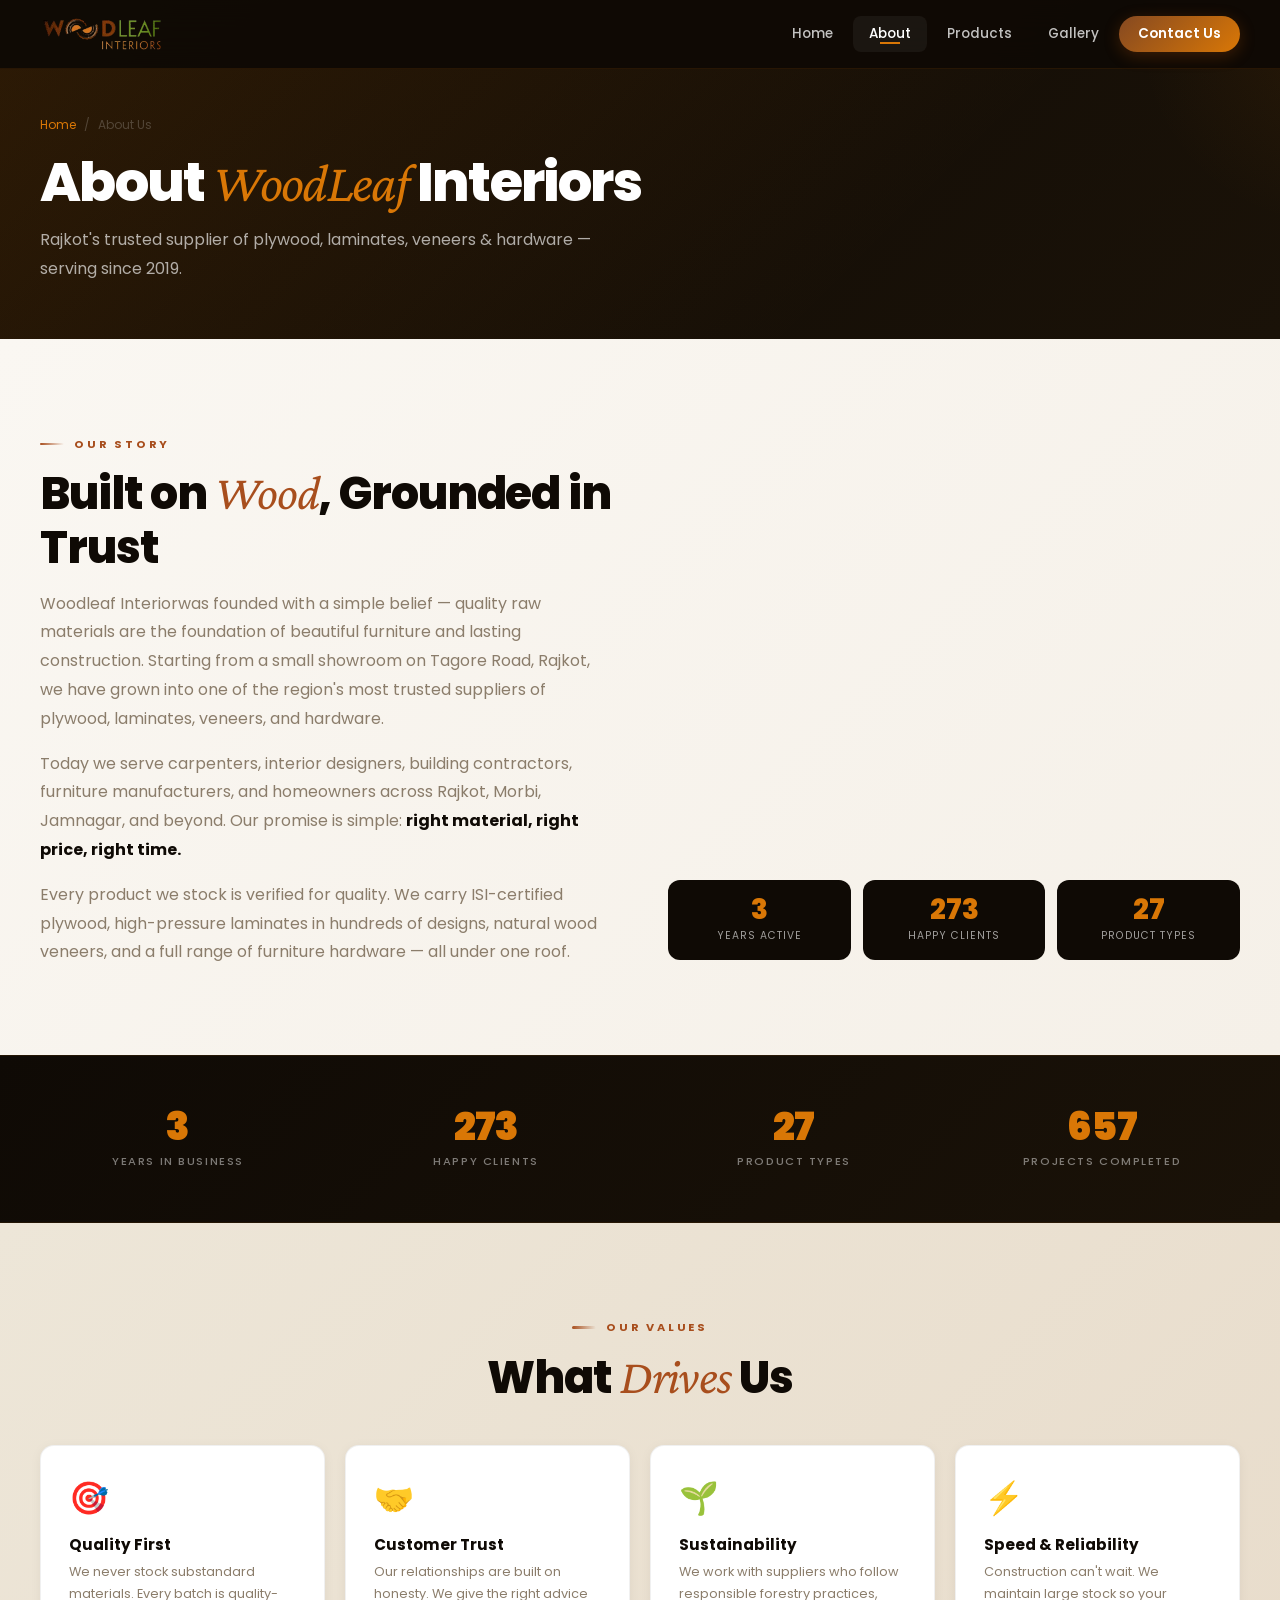
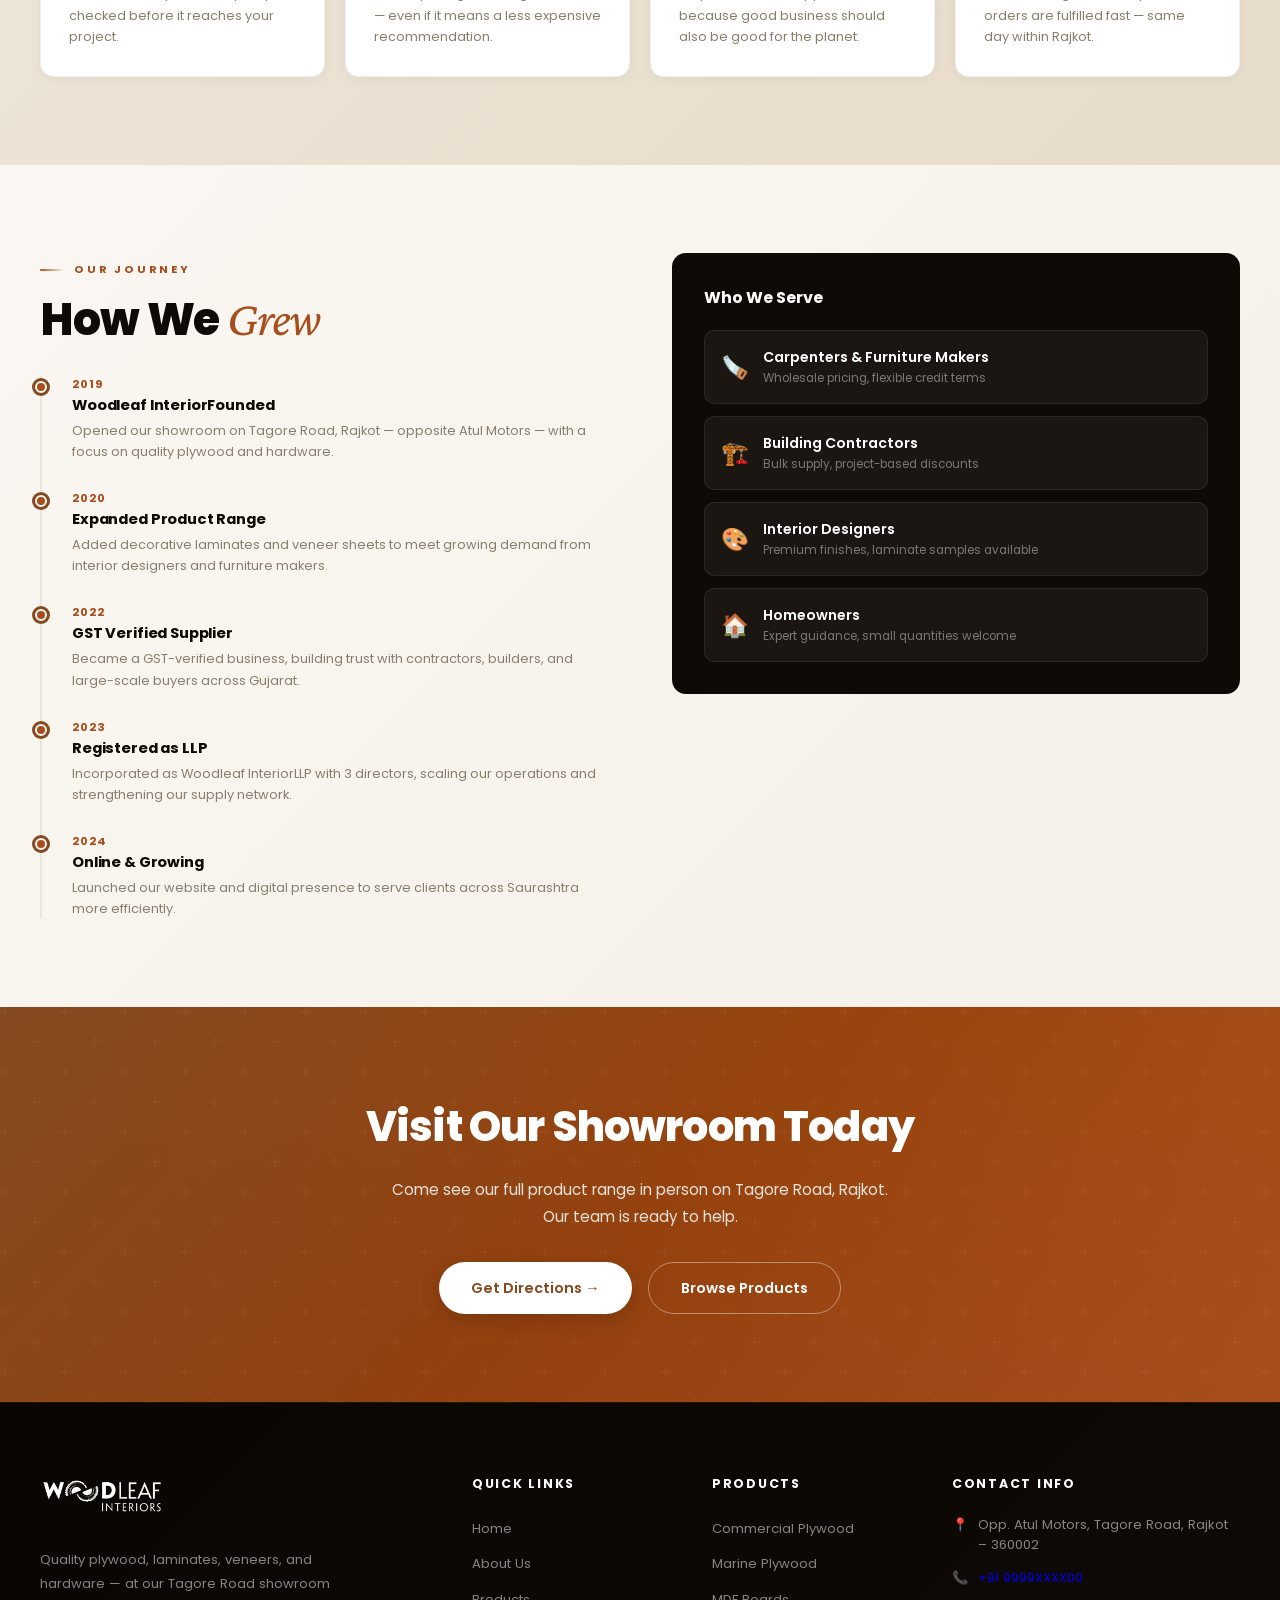
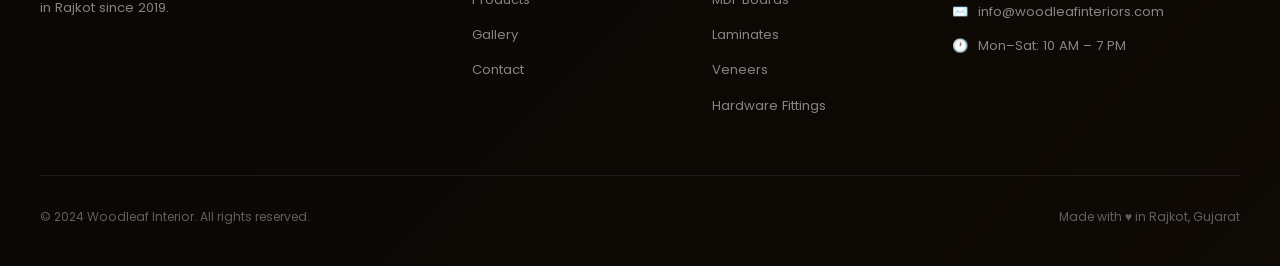
<file: about.html>
<!DOCTYPE html>
<html lang="en">
<head>
  <meta charset="UTF-8"/>
  <meta name="viewport" content="width=device-width, initial-scale=1.0"/>
  <title>About Us – Woodleaf Interior, Rajkot</title>
  <meta name="description" content="Learn about Woodleaf Interior— Rajkot's trusted plywood, laminate, veneer and hardware supplier since 2019."/>
  <link rel="preconnect" href="https://fonts.googleapis.com"/>
  <link rel="preconnect" href="https://fonts.gstatic.com" crossorigin/>
  <link href="https://fonts.googleapis.com/css2?family=Poppins:wght@300;400;500;600;700;800;900&family=Crimson+Pro:ital,wght@0,400;0,600;1,400&display=swap" rel="stylesheet"/>
  <link rel="stylesheet" href="css/styles.css"/>

  <style>
    /* ── About page specific styles ── */

    /* Story section image — no absolute badge, clean */
    .story-img {
      width: 100%;
      aspect-ratio: 4 / 3;
      border-radius: 14px;
      background: url('https://images.unsplash.com/photo-1600585154340-be6161a56a0c?w=800&q=80') center / cover no-repeat;
    }

    /* Inline stat pills below the image — no overflow */
    .img-stats {
      display: flex;
      gap: .75rem;
      margin-top: 1rem;
      flex-wrap: wrap;
    }
    .img-stat {
      flex: 1;
      min-width: 120px;
      background: var(--dark);
      border-radius: 12px;
      padding: 1rem;
      text-align: center;
      color: #fff;
    }
    .img-stat .isn { font-size: 1.75rem; font-weight: 800; color: var(--brown-lt); line-height: 1; }
    .img-stat .isl { font-size: .65rem; text-transform: uppercase; letter-spacing: .1em; opacity: .6; margin-top: 4px; }

    /* Story grid — side by side on desktop/tablet, stacked on mobile */
    .story-grid {
      display: grid;
      grid-template-columns: 1fr 1fr;
      gap: 3.5rem;
      align-items: center;
    }

    /* Values grid */
    .values-grid {
      display: grid;
      grid-template-columns: repeat(auto-fill, minmax(240px, 1fr));
      gap: 1.25rem;
      margin-top: 2.5rem;
    }
    .value-card {
      background: var(--white);
      border-radius: 14px;
      padding: 1.75rem;
      border: 1px solid rgba(0,0,0,.06);
      box-shadow: 0 2px 12px rgba(26,18,8,.05);
      transition: transform .3s, box-shadow .3s;
      position: relative;
      overflow: hidden;
    }
    .value-card::before {
      content: '';
      position: absolute; top: 0; left: 0; right: 0; height: 3px;
      background: linear-gradient(90deg, var(--brown), var(--brown-lt));
      transform: scaleX(0); transform-origin: left; transition: transform .3s;
    }
    .value-card:hover { transform: translateY(-4px); box-shadow: var(--shadow); }
    .value-card:hover::before { transform: scaleX(1); }
    .value-icon  { font-size: 2rem; margin-bottom: .65rem; }
    .value-title { font-size: .95rem; font-weight: 700; color: var(--dark); }
    .value-desc  { font-size: .8rem; color: var(--muted); line-height: 1.7; margin-top: .35rem; }

    /* Journey layout */
    .journey-grid {
      display: grid;
      grid-template-columns: 1fr 1fr;
      gap: 4rem;
      align-items: start;
    }

    /* Timeline */
    .timeline { padding-left: 2rem; position: relative; margin-top: 1.75rem; }
    .timeline::before { content: ''; position: absolute; left: 0; top: 0; bottom: 0; width: 2px; background: var(--cream-dk); border-radius: 2px; }
    .tl-item { position: relative; padding-bottom: 1.75rem; }
    .tl-item:last-child { padding-bottom: 0; }
    .tl-item::before { content: ''; position: absolute; left: -2rem; top: 5px; width: 12px; height: 12px; border-radius: 50%; background: var(--brown); border: 2px solid var(--cream); transform: translateX(-5px); }
    .tl-year  { font-size: .7rem; font-weight: 700; color: var(--brown); text-transform: uppercase; letter-spacing: .1em; }
    .tl-title { font-size: .92rem; font-weight: 700; color: var(--dark); margin-top: 2px; }
    .tl-desc  { font-size: .8rem; color: var(--muted); margin-top: .25rem; line-height: 1.65; }

    /* Who we serve cards */
    .serve-card {
      display: flex;
      align-items: center;
      gap: 14px;
      background: rgba(255,255,255,.05);
      border: 1px solid rgba(255,255,255,.08);
      padding: 1rem;
      border-radius: 10px;
      margin-bottom: .75rem;
    }
    .serve-card:last-child { margin-bottom: 0; }
    .serve-emoji { font-size: 1.4rem; flex-shrink: 0; }
    .serve-title { font-weight: 600; font-size: .88rem; color: #fff; }
    .serve-sub   { font-size: .73rem; color: rgba(255,255,255,.42); margin-top: 2px; }

    .serve-box {
      background: var(--dark);
      padding: 2rem;
      border-radius: 14px;
      color: #fff;
    }
    .serve-box h3 { font-size: 1rem; font-weight: 700; margin-bottom: 1.25rem; color: #fff; }

    .serve-photo {
      width: 100%;
      height: 200px;
      background: url('https://images.unsplash.com/photo-1541123437800-1bb1317badc2?w=600&q=70') center / cover no-repeat;
      border-radius: 14px;
      margin-top: 1.25rem;
    }

    /* ── RESPONSIVE ── */

    /* Tablet (≤1024px) — keep story 2-col, collapse journey only */
    @media (max-width: 1024px) {
      .story-grid   { gap: 2.5rem; }
      .journey-grid { grid-template-columns: 1fr; gap: 2.5rem; }
    }

    /* Mobile (≤768px) — collapse everything to single column */
    @media (max-width: 768px) {
      .story-grid   { grid-template-columns: 1fr; gap: 2rem; }
      .journey-grid { gap: 2rem; }
      .img-stats    { flex-direction: row; }
      .img-stat     { min-width: 0; }
      .img-stat .isn { font-size: 1.4rem; }
      .values-grid  { grid-template-columns: 1fr; }
      .serve-photo  { height: 160px; }
    }

    @media (max-width: 480px) {
      .img-stats    { gap: .5rem; }
      .img-stat     { padding: .75rem .5rem; }
      .img-stat .isn { font-size: 1.25rem; }
      .img-stat .isl { font-size: .58rem; }
      .values-grid  { grid-template-columns: 1fr; }
    }
  </style>
</head>
<body>

<!-- ── NAV ── -->
<header class="nav" id="nav">
  <div class="container">
    <div class="nav__inner">
      <a href="index.html" class="nav__logo">
        <img src="images/logo-color.png" alt="Woodleaf Interior" height="40"/>
      </a>
      <ul class="nav__links">
        <li><a href="index.html">Home</a></li>
        <li><a href="about.html">About</a></li>
        <li><a href="products.html">Products</a></li>
        <li><a href="gallery.html">Gallery</a></li>
        <li><a href="contact.html" class="nav__cta">Contact Us</a></li>
      </ul>
      <button class="nav__burger" id="burger" aria-label="Toggle menu">
        <span></span><span></span><span></span>
      </button>
    </div>
  </div>
</header>

<!-- Mobile Drawer -->
<nav class="nav__drawer" id="drawer">
  <a href="index.html">Home</a>
  <a href="about.html">About</a>
  <a href="products.html">Products</a>
  <a href="gallery.html">Gallery</a>
  <a href="contact.html" class="drawer-cta">Contact Us</a>
</nav>

<!-- ── PAGE HERO ── -->
<div class="page-hero">
  <div class="container page-hero__inner">
    <div class="breadcrumb">
      <a href="index.html">Home</a>
      <span>/</span>
      <span>About Us</span>
    </div>
    <h1>About
      <em style="color:var(--brown-lt);font-family:'Crimson Pro',serif;font-style:italic;font-weight:400;">WoodLeaf</em>
      Interiors
    </h1>
    <p>Rajkot's trusted supplier of plywood, laminates, veneers &amp; hardware — serving since 2019.</p>
  </div>
</div>

<!-- ── STORY ── -->
<section class="section section--cream">
  <div class="container">
    <div class="story-grid">

      <!-- Text column -->
      <div class="reveal">
        <div class="label">Our Story</div>
        <h2 class="heading">Built on <em>Wood</em>, Grounded in Trust</h2>
        <p style="color:var(--muted);line-height:1.8;margin-top:1rem;">
          Woodleaf Interiorwas founded with a simple belief — quality raw materials are the foundation of beautiful furniture and lasting construction. Starting from a small showroom on Tagore Road, Rajkot, we have grown into one of the region's most trusted suppliers of plywood, laminates, veneers, and hardware.
        </p>
        <p style="color:var(--muted);line-height:1.8;margin-top:1rem;">
          Today we serve carpenters, interior designers, building contractors, furniture manufacturers, and homeowners across Rajkot, Morbi, Jamnagar, and beyond. Our promise is simple:
          <strong style="color:var(--dark);">right material, right price, right time.</strong>
        </p>
        <p style="color:var(--muted);line-height:1.8;margin-top:1rem;">
          Every product we stock is verified for quality. We carry ISI-certified plywood, high-pressure laminates in hundreds of designs, natural wood veneers, and a full range of furniture hardware — all under one roof.
        </p>
      </div>

      <!-- Image + inline stats column -->
      <div class="reveal d2">
        <div class="story-img"></div>
        <!-- Stats sit BELOW the image — no absolute positioning, no overflow -->
        <div class="img-stats">
          <div class="img-stat">
            <div class="isn" data-count="6">0</div>
            <div class="isl">Years Active</div>
          </div>
          <div class="img-stat">
            <div class="isn" data-count="500">0</div>
            <div class="isl">Happy Clients</div>
          </div>
          <div class="img-stat">
            <div class="isn" data-count="50">0</div>
            <div class="isl">Product Types</div>
          </div>
        </div>
      </div>

    </div>
  </div>
</section>

<!-- ── STATS STRIP ── -->
<div class="stats-strip">
  <div class="container">
    <div class="stats-grid">
      <div class="reveal" style="text-align:center;">
        <div class="s-num" data-count="6">0</div>
        <div class="s-lbl">Years in Business</div>
      </div>
      <div class="reveal d1" style="text-align:center;">
        <div class="s-num" data-count="500">0</div>
        <div class="s-lbl">Happy Clients</div>
      </div>
      <div class="reveal d2" style="text-align:center;">
        <div class="s-num" data-count="50">0</div>
        <div class="s-lbl">Product Types</div>
      </div>
      <div class="reveal d3" style="text-align:center;">
        <div class="s-num" data-count="1200">0</div>
        <div class="s-lbl">Projects Completed</div>
      </div>
    </div>
  </div>
</div>

<!-- ── VALUES ── -->
<section class="section section--cdk">
  <div class="container">
    <div style="text-align:center;margin-bottom:2rem;">
      <div class="label" style="justify-content:center;">Our Values</div>
      <h2 class="heading">What <em>Drives</em> Us</h2>
    </div>
    <div class="values-grid">
      <div class="value-card reveal">
        <div class="value-icon">🎯</div>
        <div class="value-title">Quality First</div>
        <div class="value-desc">We never stock substandard materials. Every batch is quality-checked before it reaches your project.</div>
      </div>
      <div class="value-card reveal d1">
        <div class="value-icon">🤝</div>
        <div class="value-title">Customer Trust</div>
        <div class="value-desc">Our relationships are built on honesty. We give the right advice — even if it means a less expensive recommendation.</div>
      </div>
      <div class="value-card reveal d2">
        <div class="value-icon">🌱</div>
        <div class="value-title">Sustainability</div>
        <div class="value-desc">We work with suppliers who follow responsible forestry practices, because good business should also be good for the planet.</div>
      </div>
      <div class="value-card reveal d3">
        <div class="value-icon">⚡</div>
        <div class="value-title">Speed &amp; Reliability</div>
        <div class="value-desc">Construction can't wait. We maintain large stock so your orders are fulfilled fast — same day within Rajkot.</div>
      </div>
    </div>
  </div>
</section>

<!-- ── JOURNEY & WHO WE SERVE ── -->
<section class="section section--cream">
  <div class="container">
    <div class="journey-grid">

      <!-- Timeline column -->
      <div>
        <div class="label reveal">Our Journey</div>
        <h2 class="heading reveal">How We <em>Grew</em></h2>
        <div class="timeline">
          <div class="tl-item reveal">
            <div class="tl-year">2019</div>
            <div class="tl-title">Woodleaf InteriorFounded</div>
            <div class="tl-desc">Opened our showroom on Tagore Road, Rajkot — opposite Atul Motors — with a focus on quality plywood and hardware.</div>
          </div>
          <div class="tl-item reveal">
            <div class="tl-year">2020</div>
            <div class="tl-title">Expanded Product Range</div>
            <div class="tl-desc">Added decorative laminates and veneer sheets to meet growing demand from interior designers and furniture makers.</div>
          </div>
          <div class="tl-item reveal">
            <div class="tl-year">2022</div>
            <div class="tl-title">GST Verified Supplier</div>
            <div class="tl-desc">Became a GST-verified business, building trust with contractors, builders, and large-scale buyers across Gujarat.</div>
          </div>
          <div class="tl-item reveal">
            <div class="tl-year">2023</div>
            <div class="tl-title">Registered as LLP</div>
            <div class="tl-desc">Incorporated as Woodleaf InteriorLLP with 3 directors, scaling our operations and strengthening our supply network.</div>
          </div>
          <div class="tl-item reveal">
            <div class="tl-year">2024</div>
            <div class="tl-title">Online &amp; Growing</div>
            <div class="tl-desc">Launched our website and digital presence to serve clients across Saurashtra more efficiently.</div>
          </div>
        </div>
      </div>

      <!-- Who we serve column -->
      <div class="reveal d2">
        <div class="serve-box">
          <h3>Who We Serve</h3>
          <div class="serve-card">
            <span class="serve-emoji">🪚</span>
            <div>
              <div class="serve-title">Carpenters &amp; Furniture Makers</div>
              <div class="serve-sub">Wholesale pricing, flexible credit terms</div>
            </div>
          </div>
          <div class="serve-card">
            <span class="serve-emoji">🏗️</span>
            <div>
              <div class="serve-title">Building Contractors</div>
              <div class="serve-sub">Bulk supply, project-based discounts</div>
            </div>
          </div>
          <div class="serve-card">
            <span class="serve-emoji">🎨</span>
            <div>
              <div class="serve-title">Interior Designers</div>
              <div class="serve-sub">Premium finishes, laminate samples available</div>
            </div>
          </div>
          <div class="serve-card">
            <span class="serve-emoji">🏠</span>
            <div>
              <div class="serve-title">Homeowners</div>
              <div class="serve-sub">Expert guidance, small quantities welcome</div>
            </div>
          </div>
        </div>
        <div class="serve-photo"></div>
      </div>

    </div>
  </div>
</section>

<!-- ── CTA ── -->
<div class="cta">
  <div class="container cta__inner">
    <h2>Visit Our Showroom Today</h2>
    <p>Come see our full product range in person on Tagore Road, Rajkot. Our team is ready to help.</p>
    <div class="cta__btns">
      <a href="contact.html" class="btn btn-white">Get Directions →</a>
      <a href="products.html" class="btn btn-outline">Browse Products</a>
    </div>
  </div>
</div>

<!-- ── FOOTER ── -->
<footer>
  <div class="container">
    <div class="footer-grid">
      <div>
        <a href="index.html" class="footer-logo">
          <img src="images/logo-color.png" alt="Woodleaf Interior" height="44"/>
        </a>
        <p class="footer-about">Quality plywood, laminates, veneers, and hardware — at our Tagore Road showroom in Rajkot since 2019.</p>
      </div>
      <div>
        <h4>Quick Links</h4>
        <ul class="footer-links">
          <li><a href="index.html">Home</a></li>
          <li><a href="about.html">About Us</a></li>
          <li><a href="products.html">Products</a></li>
          <li><a href="gallery.html">Gallery</a></li>
          <li><a href="contact.html">Contact</a></li>
        </ul>
      </div>
      <div>
        <h4>Products</h4>
        <ul class="footer-links">
          <li><a href="products.html">Commercial Plywood</a></li>
          <li><a href="products.html">Marine Plywood</a></li>
          <li><a href="products.html">MDF Boards</a></li>
          <li><a href="products.html">Laminates</a></li>
          <li><a href="products.html">Veneers</a></li>
          <li><a href="products.html">Hardware Fittings</a></li>
        </ul>
      </div>
      <div>
        <h4>Contact Info</h4>
        <div class="f-contact"><span class="ic">📍</span><span>Opp. Atul Motors, Tagore Road, Rajkot – 360002</span></div>
        <div class="f-contact"><span class="ic">📞</span><a href="tel:+919876543210">+91 9999XXXX00</a></div>
        <div class="f-contact"><span class="ic">✉️</span><span>info&#64;woodleafinteriors&#46;com</span></div>
        <div class="f-contact"><span class="ic">🕐</span><span>Mon–Sat: 10 AM – 7 PM</span></div>
      </div>
    </div>
    <div class="footer-bottom">
      <span>© 2024 Woodleaf Interior. All rights reserved.</span>
      <span>Made with ♥ in Rajkot, Gujarat</span>
    </div>
  </div>
</footer>

<script src="js/main.js"></script>
</body>
</html>
</file>
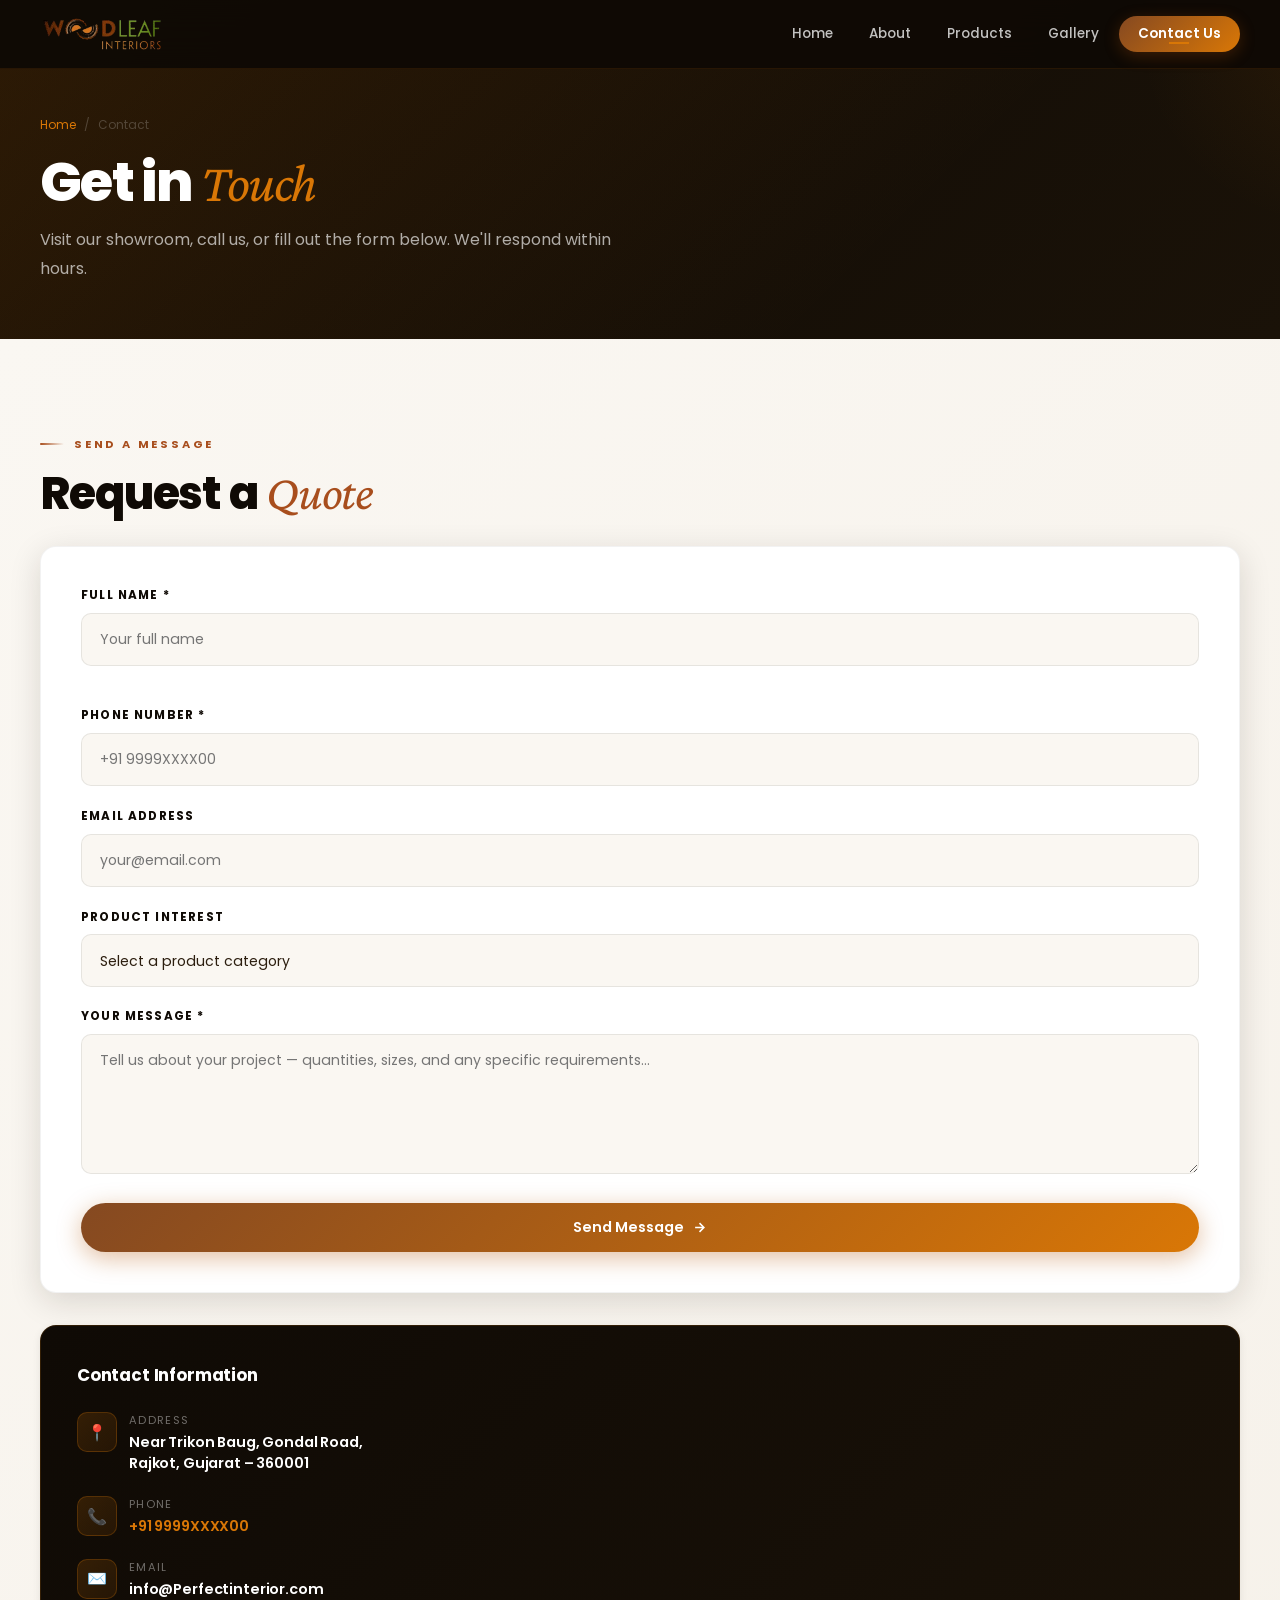
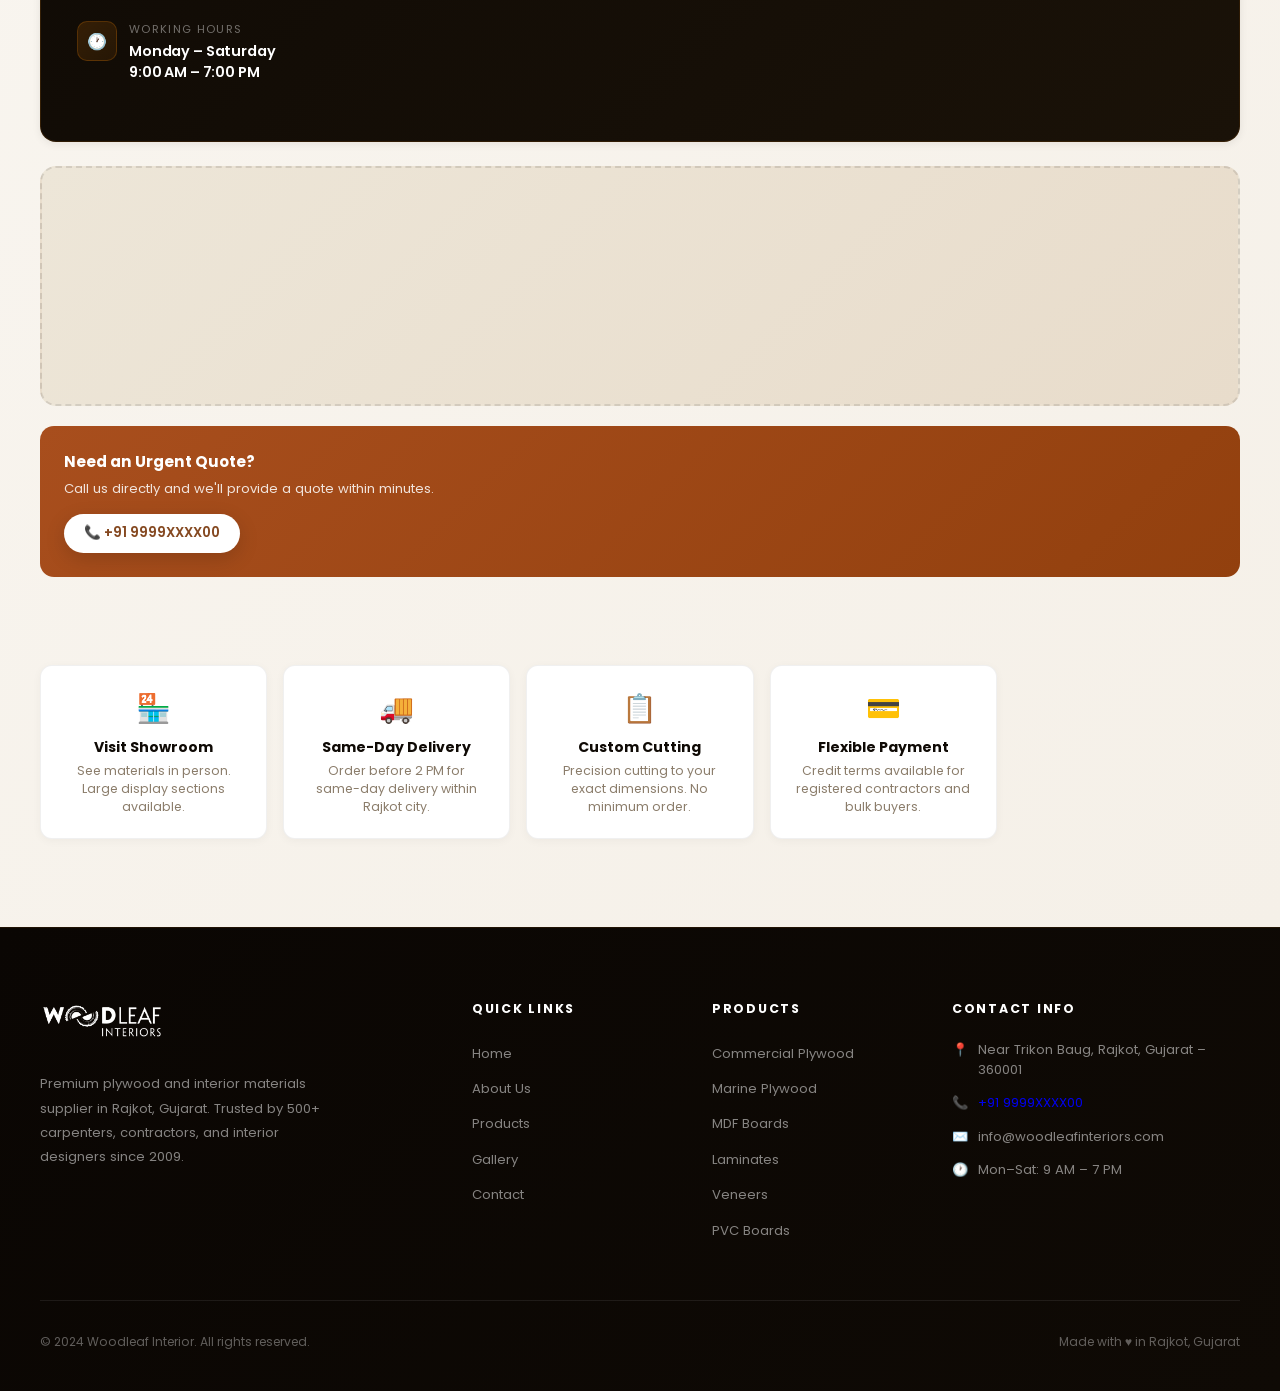
<file: contact.html>
<!DOCTYPE html>
<html lang="en">
<head>
  <meta charset="UTF-8"/><meta name="viewport" content="width=device-width, initial-scale=1.0"/>
  <title>Contact Us – Woodleaf Interior, Rajkot</title>
  <meta name="description" content="Contact Woodleaf Interior in Rajkot for plywood quotes, bulk orders, and expert material advice. Call +91 9999XXXX00."/>
  <link rel="preconnect" href="https://fonts.googleapis.com"/><link rel="preconnect" href="https://fonts.gstatic.com" crossorigin/>
  <link href="https://fonts.googleapis.com/css2?family=Poppins:wght@300;400;500;600;700;800;900&family=Crimson+Pro:ital,wght@0,400;0,600;1,400&display=swap" rel="stylesheet"/>
  <link rel="stylesheet" href="css/styles.css"/>
  <style>
    * {
  box-sizing: border-box;
  max-width: 100%;
}

.contact-grid {
  grid-template-columns: 1fr;
  gap: 2rem;
}

.form-row {
  grid-template-columns: 1fr;
}

.c-form,
.c-info,
.map-box {
  width: 100%;
  overflow: hidden;
}

@media (max-width: 768px) {
  .contact-grid { grid-template-columns: 1fr; gap: 1.5rem; }
  .form-row     { grid-template-columns: 1fr; }
  .c-form       { padding: 1.25rem 1rem; }
  .c-info       { padding: 1.5rem 1rem; }
  #submitBtn    { white-space: normal; }

  /* This is the real fix — stops right side cutoff */
  .section .container { padding: 0 1rem; }
  .c-form, .c-info, .map-box,
  .service-cards, .service-card {
    max-width: 100%;
    width: 100%;
  }
}
  </style>
</head>
<body>

<header class="nav" id="nav">
  <div class="container">
    <div class="nav__inner">
      <a href="index.html" class="nav__logo"><img src="images\logo-color.png" alt="Woodleaf Interior" height="44"/></a>
      </a>
      <ul class="nav__links">
        <li><a href="index.html">Home</a></li><li><a href="about.html">About</a></li><li><a href="products.html">Products</a></li><li><a href="gallery.html">Gallery</a></li><li><a href="contact.html" class="nav__cta">Contact Us</a></li>
      </ul>
      <button class="nav__burger" id="burger" aria-label="Toggle menu"><span></span><span></span><span></span></button>
    </div>
  </div>
</header>
<nav class="nav__drawer" id="drawer">
  <a href="index.html">Home</a><a href="about.html">About</a><a href="products.html">Products</a><a href="gallery.html">Gallery</a><a href="contact.html" class="drawer-cta">Contact Us</a>
</nav>

<div class="page-hero">
  <div class="container page-hero__inner">
    <div class="breadcrumb"><a href="index.html">Home</a><span>/</span><span>Contact</span></div>
    <h1>Get in <em style="color:var(--brown-lt);font-family:'Crimson Pro',serif;font-style:italic;font-weight:400;">Touch</em></h1>
    <p>Visit our showroom, call us, or fill out the form below. We'll respond within hours.</p>
  </div>
</div>

<section class="section section--cream">
  <div class="container">
    <div class="contact-grid">

      <!-- FORM -->
      <div class="reveal">
        <div class="label">Send a Message</div>
        <h2 class="heading" style="margin-bottom:1.5rem;">Request a <em>Quote</em></h2>
        <div class="c-form">
          <form id="contactForm" novalidate>
            <!-- ✅ Web3Forms: Replace value with your key from https://web3forms.com -->
            <input type="hidden" name="access_key" value="c9f51493-f631-44d1-a0b7-1bedff88cd90"/>
            <input type="hidden" name="subject" value="New Quote Request — Woodleaf Interior"/>
            <!-- Honeypot spam trap -->
            <input type="checkbox" name="botcheck" style="display:none;" tabindex="-1" autocomplete="off"/>

            <div class="form-row">
              <div class="form-group">
                <label class="form-label" for="name">Full Name *</label>
                <input type="text" id="name" name="name" class="form-input" placeholder="Your full name" required/>
              </div>
              <div class="form-group">
                <label class="form-label" for="phone">Phone Number *</label>
                <input type="tel" id="phone" name="phone" class="form-input" placeholder="+91 9999XXXX00" required/>
              </div>
            </div>

            <div class="form-group">
              <label class="form-label" for="email">Email Address</label>
              <input type="email" id="email" name="email" class="form-input" placeholder="your@email.com"/>
            </div>

            <div class="form-group">
              <label class="form-label" for="product">Product Interest</label>
              <select id="product" name="product_interest" class="form-select form-input">
                <option value="">Select a product category</option>
                <option>Commercial Plywood</option>
                <option>Marine Plywood</option>
                <option>Waterproof Plywood</option>
                <option>MDF Boards</option>
                <option>Decorative Laminates</option>
                <option>Veneer Sheets</option>
                <option>Block Boards</option>
                <option>PVC Boards</option>
                <option>Hardware Fittings</option>
                <option>Interior Wall Panels</option>
                <option>Multiple Products</option>
              </select>
            </div>

            <div class="form-group">
              <label class="form-label" for="message">Your Message *</label>
              <textarea id="message" name="message" class="form-textarea" placeholder="Tell us about your project — quantities, sizes, and any specific requirements..." required></textarea>
            </div>

            <button type="submit" id="submitBtn" class="btn btn-primary" style="width:100%;justify-content:center;">
              <span id="btnTxt">Send Message</span>
              <span id="btnSpin" style="display:none;">Sending…</span>
              <svg id="btnArrow" width="15" height="15" fill="none" stroke="currentColor" stroke-width="2.5" viewBox="0 0 24 24"><path d="M5 12h14M12 5l7 7-7 7"/></svg>
            </button>

            <div class="msg-success" id="msgSuccess">✅ Message sent! We'll get back to you within a few hours.</div>
            <div class="msg-error"   id="msgError">❌ Something went wrong. Please try again or call us directly.</div>
          </form>
        </div>
      </div>

      <!-- INFO SIDEBAR -->
      <div class="reveal d2">
        <div class="c-info">
          <h3>Contact Information</h3>
          <div class="c-info-item">
            <div class="c-info-icon">📍</div>
            <div><div class="c-info-lbl">Address</div><div class="c-info-val">Near Trikon Baug, Gondal Road,<br/>Rajkot, Gujarat – 360001</div></div>
          </div>
          <div class="c-info-item">
            <div class="c-info-icon">📞</div>
            <div><div class="c-info-lbl">Phone</div><div class="c-info-val"><a href="tel:+919876543210">+91 9999XXXX00</a></div></div>
          </div>
          <div class="c-info-item">
            <div class="c-info-icon">✉️</div>
            <div><div class="c-info-lbl">Email</div><div class="c-info-val">info&#64;Perfectinterior&#46;com</div></div>
          </div>
          <div class="c-info-item">
            <div class="c-info-icon">🕐</div>
            <div><div class="c-info-lbl">Working Hours</div><div class="c-info-val">Monday – Saturday<br/>9:00 AM – 7:00 PM</div></div>
          </div>
        </div>

        <!-- Map placeholder -->
        <div class="map-box"> 
          <iframe src="https://www.google.com/maps/embed?pb=!1m18!1m12!1m3!1d3691.826190381998!2d70.7935981!3d22.2845729!2m3!1f0!2f0!3f0!3m2!1i1024!2i768!4f13.1!3m3!1m2!1s0x3959cb617ba06435%3A0xcbd93482b8baabf8!2sWOODLEAF%20INTERIORS!5e0!3m2!1sen!2sin!4v1777101918747!5m2!1sen!2sin" width="600" height="450" style="border:0;" allowfullscreen="" loading="lazy" referrerpolicy="no-referrer-when-downgrade"></iframe>
        </div>
        <!-- Urgent quote -->
        <div style="margin-top:1.25rem;background:linear-gradient(135deg,var(--brown),#92400e);padding:1.5rem;border-radius:14px;color:#fff;">
          <div style="font-weight:700;font-size:.95rem;margin-bottom:.4rem;">Need an Urgent Quote?</div>
          <div style="font-size:.82rem;opacity:.85;margin-bottom:.9rem;">Call us directly and we'll provide a quote within minutes.</div>
          <a href="tel:+919876543210" class="btn btn-white" style="font-size:.85rem;padding:.6rem 1.25rem;">📞 +91 9999XXXX00</a>
        </div>
     </div>

    <!-- Bottom cards -->
    <div style="display:grid;grid-template-columns:repeat(auto-fill,minmax(200px,1fr));gap:1rem;margin-top:3.5rem;">
      <div style="background:var(--white);padding:1.4rem;border-radius:12px;border:1px solid rgba(0,0,0,.06);text-align:center;box-shadow:0 2px 10px rgba(0,0,0,.04);">
        <div style="font-size:1.75rem;margin-bottom:.4rem;">🏪</div>
        <div style="font-weight:700;font-size:.88rem;color:var(--dark);">Visit Showroom</div>
        <div style="font-size:.78rem;color:var(--muted);margin-top:4px;">See materials in person. Large display sections available.</div>
      </div>
      <div style="background:var(--white);padding:1.4rem;border-radius:12px;border:1px solid rgba(0,0,0,.06);text-align:center;box-shadow:0 2px 10px rgba(0,0,0,.04);">
        <div style="font-size:1.75rem;margin-bottom:.4rem;">🚚</div>
        <div style="font-weight:700;font-size:.88rem;color:var(--dark);">Same-Day Delivery</div>
        <div style="font-size:.78rem;color:var(--muted);margin-top:4px;">Order before 2 PM for same-day delivery within Rajkot city.</div>
      </div>
      <div style="background:var(--white);padding:1.4rem;border-radius:12px;border:1px solid rgba(0,0,0,.06);text-align:center;box-shadow:0 2px 10px rgba(0,0,0,.04);">
        <div style="font-size:1.75rem;margin-bottom:.4rem;">📋</div>
        <div style="font-weight:700;font-size:.88rem;color:var(--dark);">Custom Cutting</div>
        <div style="font-size:.78rem;color:var(--muted);margin-top:4px;">Precision cutting to your exact dimensions. No minimum order.</div>
      </div>
      <div style="background:var(--white);padding:1.4rem;border-radius:12px;border:1px solid rgba(0,0,0,.06);text-align:center;box-shadow:0 2px 10px rgba(0,0,0,.04);">
        <div style="font-size:1.75rem;margin-bottom:.4rem;">💳</div>
        <div style="font-weight:700;font-size:.88rem;color:var(--dark);">Flexible Payment</div>
        <div style="font-size:.78rem;color:var(--muted);margin-top:4px;">Credit terms available for registered contractors and bulk buyers.</div>
      </div>
    </div>

  </div>
</section>


<!-- ===== FOOTER ===== -->
<footer>
  <div class="container">
    <div class="footer-grid">
      <div>
        <a href="index.html" class="footer-logo"><img src="images/logo-color.png" alt="Woodleaf Interior" height="52"/></a>
        <p class="footer-about">Premium plywood and interior materials supplier in Rajkot, Gujarat. Trusted by 500+ carpenters, contractors, and interior designers since 2009.</p>
      </div>
      <div>
        <h4>Quick Links</h4>
        <ul class="footer-links">
          <li><a href="index.html">Home</a></li>
          <li><a href="about.html">About Us</a></li>
          <li><a href="products.html">Products</a></li>
          <li><a href="gallery.html">Gallery</a></li>
          <li><a href="contact.html">Contact</a></li>
        </ul>
      </div>
      <div>
        <h4>Products</h4>
        <ul class="footer-links">
          <li><a href="products.html">Commercial Plywood</a></li>
          <li><a href="products.html">Marine Plywood</a></li>
          <li><a href="products.html">MDF Boards</a></li>
          <li><a href="products.html">Laminates</a></li>
          <li><a href="products.html">Veneers</a></li>
          <li><a href="products.html">PVC Boards</a></li>
        </ul>
      </div>
      <div>
        <h4>Contact Info</h4>
        <div class="f-contact"><span class="ic">📍</span><span>Near Trikon Baug, Rajkot, Gujarat – 360001</span></div>
        <div class="f-contact"><span class="ic">📞</span><a href="tel:+919876543210">+91 9999XXXX00</a></div>
        <div class="f-contact"><span class="ic">✉️</span><span>info&#64;woodleafinteriors&#46;com</span></div>
        <div class="f-contact"><span class="ic">🕐</span><span>Mon–Sat: 9 AM – 7 PM</span></div>
      </div>
    </div>
    <div class="footer-bottom">
      <span>© 2024 Woodleaf Interior. All rights reserved.</span>
      <span>Made with ♥ in Rajkot, Gujarat</span>
    </div>
  </div>
</footer>

<script src="js/main.js"></script>
</body>
</html>
</file>
<file: css/styles.css>
/* =============================================
   WoodLeaf Interior — Premium v3 Styles
   Ultra-responsive, premium design system
   ============================================= */
@import url('https://fonts.googleapis.com/css2?family=Poppins:wght@300;400;500;600;700;800;900&family=Crimson+Pro:ital,wght@0,400;0,600;1,400&display=swap');

/* ---- RESET & BASE ---- */
*, *::before, *::after {
  margin: 0; padding: 0;
  box-sizing: border-box;
}

html {
  scroll-behavior: smooth;
  overflow-x: hidden;
  width: 100%;
}

body {
  font-family: 'Poppins', sans-serif;
  background: linear-gradient(135deg, #faf7f2 0%, #f5f0e8 100%);
  color: #2c1e0f;
  overflow-x: hidden;
  width: 100%;
  position: relative;
  -webkit-font-smoothing: antialiased;
  -moz-osx-font-smoothing: grayscale;
}

img { max-width: 100%; height: auto; display: block; }
a { text-decoration: none; }
button { cursor: pointer; font-family: inherit; border: none; }

/* ---- CSS VARIABLES ---- */
:root {
  --dark:        #0f0a05;
  --brown:       #a84e1d;
  --brown-lt:    #d97706;
  --brown-dk:    #854921;
  --cream:       #faf7f2;
  --cream-dk:    #ede6d8;
  --white:       #ffffff;
  --muted:       #8b7d6b;
  --text:        #2c1e0f;
  --text-light:  #4a3f2f;
  --shadow:      0 8px 32px rgba(26,18,8,.14);
  --shadow-lg:   0 16px 56px rgba(26,18,8,.22);
  --shadow-xl:   0 24px 64px rgba(26,18,8,.28);
  --shadow-sm:   0 2px 8px rgba(26,18,8,.08);
  --r:           10px;
  --r-lg:        16px;
  --r-xl:        20px;
  --nav-h:       68px;
  --transition:  all .3s cubic-bezier(0.23, 1, 0.320, 1);
}

/* ---- CONTAINER ---- */
.container {
  width: 100%;
  max-width: 1240px;
  margin: 0 auto;
  padding: 0 1.25rem;
}

/* ============================================================
   NAVIGATION
   ============================================================ */
.nav {
  position: fixed; top: 0; left: 0;
  width: 100%; z-index: 9999;
  background: rgba(15,10,5,.96);
  border-bottom: 1px solid rgba(217,119,6,.12);
  transition: all .4s ease, box-shadow .4s ease;
  backdrop-filter: blur(16px);
}
.nav.scrolled { 
  box-shadow: 0 8px 40px rgba(0,0,0,.5); 
  background: rgba(15,10,5,.98);
}

.nav__inner {
  height: var(--nav-h);
  display: flex; align-items: center; justify-content: space-between;
  gap: 1rem;
}

/* Logo */
.nav__logo {
  display: flex; align-items: center;
  flex-shrink: 0; line-height: 0;
  transition: var(--transition);
}
.nav__logo img {
  height: 42px; width: auto; display: block; object-fit: contain;
  transition: opacity .4s ease, filter .4s ease;
}
.nav__logo:hover img { opacity: .9; filter: drop-shadow(0 4px 12px rgba(217,119,6,.35)); }

/* Footer logo */
.footer-logo { display: inline-flex; line-height: 0; margin-bottom: .9rem; }
.footer-logo img { height: 42px; width: auto; object-fit: contain; filter: brightness(0) invert(1); }

/* Desktop links */
.nav__links {
  display: flex; align-items: center; gap: .25rem;
  list-style: none;
}
.nav__links a {
  display: block; padding: .5rem 1rem;
  color: rgba(255,255,255,.75); font-size: .85rem; font-weight: 500;
  border-radius: 8px; transition: var(--transition);
  position: relative;
}
.nav__links a::after {
  content: '';
  position: absolute;
  bottom: 8px;
  left: 50%;
  width: 0;
  height: 2px;
  background: var(--brown-lt);
  transform: translateX(-50%);
  transition: width .3s ease;
}
.nav__links a:hover,
.nav__links a.active { 
  color: #fff; 
  background: rgba(255,255,255,.05);
}
.nav__links a:hover::after,
.nav__links a.active::after { width: 20px; }

.nav__cta {
  background: linear-gradient(135deg, var(--brown-dk), var(--brown-lt)) !important;
  color: #fff !important; border-radius: 100px !important;
  padding: .5rem 1.2rem !important;
  box-shadow: 0 4px 16px rgba(180,83,9,.28) !important;
  font-weight: 600 !important;
}
.nav__cta:hover { 
  opacity: .95; 
  transform: translateY(-2px);
  box-shadow: 0 8px 28px rgba(180,83,9,.4) !important;
}

/* Hamburger */
.nav__burger {
  display: none; flex-direction: column; gap: 5px;
  background: none; border: none; padding: 6px; z-index: 10001;
  transition: var(--transition);
}
.nav__burger span {
  display: block; width: 24px; height: 2.5px;
  background: #fff; border-radius: 2px; transition: all .4s ease;
}
.nav__burger.open span:nth-child(1) { transform: rotate(45deg) translate(6px,6px); }
.nav__burger.open span:nth-child(2) { opacity: 0; transform: scaleX(0); }
.nav__burger.open span:nth-child(3) { transform: rotate(-45deg) translate(6px,-6px); }

/* Mobile drawer */
.nav__drawer {
  display: none;
  position: fixed; top: var(--nav-h); left: 0;
  width: 100%; height: calc(100dvh - var(--nav-h));
  background: linear-gradient(135deg, rgba(15,10,5,.98), rgba(10,6,2,.98));
  flex-direction: column; padding: 2rem 1.5rem;
  gap: .25rem; overflow-y: auto; z-index: 9998;
  backdrop-filter: blur(12px);
}
.nav__drawer.open { display: flex; }
.nav__drawer a {
  display: block; padding: 1rem 1rem;
  color: rgba(255,255,255,.8); font-size: 1rem; font-weight: 500;
  border-radius: 10px; border-bottom: 1px solid rgba(255,255,255,.05);
  transition: var(--transition);
}
.nav__drawer a:last-child { border-bottom: none; }
.nav__drawer a:hover, .nav__drawer a.active { 
  background: rgba(217,119,6,.15); 
  color: #fff;
  padding-left: 1.3rem;
}
.nav__drawer .drawer-logo { display: inline-flex; line-height: 0; margin-bottom: 1.5rem; padding-bottom: 1.5rem; border-bottom: 1px solid rgba(255,255,255,.08); }
.nav__drawer .drawer-logo img { height: 38px; width: auto; object-fit: contain; filter: brightness(0) invert(1); }
.nav__drawer .drawer-cta {
  margin-top: 1.5rem;
  background: linear-gradient(135deg, var(--brown-dk), var(--brown-lt));
  color: #fff !important; text-align: center;
  border-radius: 100px; border: none !important;
  padding: .65rem 1.5rem !important;
  font-weight: 600 !important;
  box-shadow: 0 4px 16px rgba(180,83,9,.28) !important;
}

/* ============================================================
   BUTTONS
   ============================================================ */
.btn {
  display: inline-flex; align-items: center; gap: 8px;
  padding: .9rem 2rem; border-radius: 100px;
  font-weight: 600; font-size: .9rem; border: none;
  transition: var(--transition);
  white-space: nowrap;
  position: relative;
  overflow: hidden;
}
.btn::before {
  content: '';
  position: absolute;
  top: 0;
  left: -100%;
  width: 100%;
  height: 100%;
  background: rgba(255,255,255,.15);
  transition: left .4s ease;
  z-index: -1;
}
.btn:hover::before { left: 100%; }
.btn:hover { transform: translateY(-3px); }

.btn-primary {
  background: linear-gradient(135deg, var(--brown-dk), var(--brown-lt));
  color: #fff; 
  box-shadow: 0 6px 24px rgba(180,83,9,.38);
}
.btn-primary:hover { 
  box-shadow: 0 12px 40px rgba(180,83,9,.52);
  box-shadow: 0 12px 40px rgba(180,83,9,.52);
}

.btn-outline {
  background: transparent;
  border: 1.5px solid rgba(255,255,255,.4) !important;
  color: #fff;
  backdrop-filter: blur(8px);
}
.btn-outline:hover { 
  background: rgba(255,255,255,.1); 
  border-color: rgba(255,255,255,.6) !important;
}

.btn-white {
  background: #fff; 
  color: var(--brown-dk);
  box-shadow: 0 6px 20px rgba(0,0,0,.15);
}
.btn-white:hover { 
  box-shadow: 0 12px 36px rgba(0,0,0,.25);
}

.btn-dark {
  background: var(--dark); 
  color: #fff;
  box-shadow: 0 6px 20px rgba(0,0,0,.3);
}

/* ============================================================
   SECTION HELPERS
   ============================================================ */
.section { padding: 5.5rem 0; }
.section--dark  { background: linear-gradient(135deg, var(--dark) 0%, #1a1208 100%); }
.section--cream { background: linear-gradient(135deg, var(--cream) 0%, #f5f0e8 100%); }
.section--cdk   { background: linear-gradient(135deg, var(--cream-dk) 0%, #e8dccb 100%); }

.label {
  display: inline-flex; align-items: center; gap: 10px;
  color: var(--brown); font-size: .7rem; font-weight: 700;
  letter-spacing: .25em; text-transform: uppercase; margin-bottom: .8rem;
  position: relative;
}
.label::before {
  content: ''; width: 24px; height: 2.5px; 
  background: linear-gradient(90deg, var(--brown), transparent);
  border-radius: 2px;
}
.label--lt { color: var(--brown-lt); }
.label--lt::before { background: linear-gradient(90deg, var(--brown-lt), transparent); }

.heading {
  font-size: clamp(1.8rem, 3.5vw, 2.8rem);
  font-weight: 800; color: var(--dark);
  line-height: 1.15; letter-spacing: -.025em;
}
.heading em { font-style: italic; color: var(--brown); font-family: 'Crimson Pro', serif; font-weight: 400; font-size: 1.1em; }
.heading--white { color: #fff; }
.heading--white em { color: var(--brown-lt); }

.sub {
  color: var(--muted); font-size: .95rem; line-height: 1.85;
  margin-top: .8rem; max-width: 580px;
  font-weight: 400;
}

/* ============================================================
   HERO
   ============================================================ */
.hero {
  position: relative; min-height: 100svh;
  display: flex; align-items: center;
  overflow: hidden;
}

.hero__bg {
  position: absolute; inset: 0;
  background:
    linear-gradient(135deg, rgba(15,10,5,.94) 0%, rgba(15,10,5,.75) 50%, rgba(15,10,5,.6) 100%),
    url('https://images.unsplash.com/photo-1558618666-fcd25c85cd64?w=1600&q=80') center/cover no-repeat;
  animation: zoomIn 1.4s ease-out;
}

@keyframes zoomIn {
  from { transform: scale(1.05); opacity: 0; }
  to { transform: scale(1); opacity: 1; }
}

.hero__content {
  position: relative; z-index: 2;
  padding: calc(var(--nav-h) + 3rem) 1.25rem 4rem;
  width: 100%; max-width: 1240px; margin: 0 auto;
}

.hero__badge {
  display: inline-flex; align-items: center; gap: 10px;
  background: rgba(217,119,6,.18); 
  border: 1.5px solid rgba(217,119,6,.4);
  color: var(--brown-lt); font-size: .72rem; font-weight: 700;
  letter-spacing: .2em; text-transform: uppercase;
  padding: .45rem 1.15rem; border-radius: 100px;
  margin-bottom: 1.5rem;
  animation: fadeUp .8s ease both;
  backdrop-filter: blur(12px);
  box-shadow: 0 4px 16px rgba(217,119,6,.15);
}
.hero__badge::before { 
  content:''; width: 8px; height: 8px; 
  background: var(--brown-lt); border-radius: 50%;
  animation: pulse 2s ease-in-out infinite;
}

@keyframes pulse {
  0%, 100% { opacity: 1; }
  50% { opacity: .5; }
}

.hero__title {
  font-size: clamp(2.4rem, 6vw, 4.4rem);
  font-weight: 800; color: #fff;
  line-height: 1.08; letter-spacing: -.03em;
  max-width: 700px;
  animation: fadeUp .9s .1s ease both;
}
.hero__title em { 
  font-style: italic; color: var(--brown-lt); 
  font-family: 'Crimson Pro', serif; font-weight: 400; 
  font-size: 1.15em;
}

.hero__sub {
  font-size: clamp(.95rem, 1.6vw, 1.08rem);
  color: rgba(255,255,255,.75); max-width: 540px;
  line-height: 1.8; margin: 1.5rem 0 2.25rem;
  animation: fadeUp .9s .2s ease both;
  font-weight: 400;
}

.hero__btns {
  display: flex; flex-wrap: wrap; gap: 1rem;
  animation: fadeUp .9s .3s ease both;
}

.hero__stats {
  display: flex; flex-wrap: wrap; gap: 3rem;
  margin-top: 4rem; padding-top: 2.5rem;
  border-top: 1px solid rgba(255,255,255,.08);
  animation: fadeUp .9s .4s ease both;
}
.stat__num { 
  font-size: 2.2rem; font-weight: 900; color: #fff; 
  line-height: 1; letter-spacing: -.02em;
}
.stat__num span { color: var(--brown-lt); }
.stat__lbl { 
  font-size: .7rem; color: rgba(255,255,255,.5); 
  text-transform: uppercase; letter-spacing: .12em; 
  margin-top: 6px; font-weight: 500;
}

/* ============================================================
   ABOUT PREVIEW
   ============================================================ */
.about-grid {
  display: grid; grid-template-columns: 1fr 1fr;
  gap: 4.5rem; align-items: center;
}

.about-img-wrap { position: relative; }
.about-img {
  width: 100%; aspect-ratio: 4/3; border-radius: var(--r-lg);
  object-fit: cover;
  background: url('https://images.unsplash.com/photo-1600585154340-be6161a56a0c?w=800&q=80') center/cover;
  box-shadow: 0 16px 48px rgba(26,18,8,.24);
  transition: var(--transition);
}
.about-grid .reveal:hover .about-img {
  transform: translateY(-8px);
  box-shadow: 0 24px 64px rgba(26,18,8,.32);
}

.about-badge {
  position: absolute; bottom: -20px; right: -20px;
  background: linear-gradient(135deg, var(--brown-dk), var(--brown-lt));
  color: #fff; padding: 1.4rem 1.7rem;
  border-radius: var(--r-lg); text-align: center;
  box-shadow: 0 12px 40px rgba(180,83,9,.35);
  border: 2px solid rgba(255,255,255,.1);
  animation: float 3s ease-in-out infinite;
}
.about-badge .n { 
  font-size: 2.4rem; font-weight: 900; 
  line-height: 1; letter-spacing: -.02em;
}
.about-badge .l { 
  font-size: .68rem; font-weight: 600; 
  text-transform: uppercase; letter-spacing: .12em; 
  opacity: .95; margin-top: 6px;
}

@keyframes float {
  0%, 100% { transform: translateY(0); }
  50% { transform: translateY(-12px); }
}

.about-feats {
  display: grid; grid-template-columns: 1fr 1fr;
  gap: 1rem; margin-top: 2.25rem;
}
.feat {
  display: flex; align-items: flex-start; gap: 12px;
  background: rgba(255,255,255,.05); 
  border: 1px solid rgba(255,255,255,.1);
  padding: 1.15rem; border-radius: var(--r-lg);
  transition: var(--transition);
  backdrop-filter: blur(8px);
}
.feat:hover {
  background: rgba(255,255,255,.08);
  border-color: rgba(217,119,6,.3);
  transform: translateY(-4px);
}
.feat__icon {
  width: 40px; height: 40px; flex-shrink: 0;
  background: linear-gradient(135deg, rgba(217,119,6,.2), rgba(217,119,6,.08));
  border-radius: 10px;
  display: flex; align-items: center; justify-content: center; 
  font-size: 18px; border: 1px solid rgba(217,119,6,.2);
}
.feat__title { 
  font-size: .85rem; font-weight: 700; 
  color: #fff; letter-spacing: -.01em;
}
.feat__desc  { 
  font-size: .75rem; color: rgba(255,255,255,.45); 
  margin-top: 3px; font-weight: 400;
}

/* ============================================================
   PRODUCT CARDS
   ============================================================ */
.products-grid {
  display: grid;
  grid-template-columns: repeat(auto-fill, minmax(270px, 1fr));
  gap: 1.5rem; margin-top: 2.75rem;
}

.p-card {
  background: var(--white); border-radius: var(--r-lg);
  overflow: hidden; box-shadow: var(--shadow-sm);
  transition: var(--transition); display: block; 
  color: var(--text); border: 1px solid rgba(0,0,0,.04);
  position: relative;
}
.p-card::after {
  content: '';
  position: absolute;
  top: 0;
  left: 0;
  right: 0;
  height: 3px;
  background: linear-gradient(90deg, var(--brown-dk), var(--brown-lt));
  transform: scaleX(0);
  transform-origin: left;
  transition: transform .4s ease;
  z-index: 2;
}
.p-card:hover {
  transform: translateY(-10px);
  box-shadow: var(--shadow-lg);
  border-color: rgba(217,119,6,.15);
}
.p-card:hover::after { transform: scaleX(1); }

.p-card__img {
  aspect-ratio: 4/3; overflow: hidden; position: relative;
  background: var(--cream-dk);
}
.p-card__img img { 
  width: 100%; height: 100%; object-fit: cover; 
  transition: transform .6s cubic-bezier(0.23, 1, 0.320, 1);
}
.p-card:hover .p-card__img img { transform: scale(1.1) rotate(1deg); }

.p-card__tag {
  position: absolute; top: 12px; left: 12px;
  background: rgba(15,10,5,.82); color: #fff;
  font-size: .65rem; font-weight: 700; 
  letter-spacing: .14em; text-transform: uppercase;
  padding: 4px 11px; border-radius: 100px;
  z-index: 1;
  backdrop-filter: blur(8px);
  border: 1px solid rgba(255,255,255,.1);
}

.p-card__body { padding: 1.35rem; }
.p-card__name { 
  font-size: .98rem; font-weight: 700; 
  color: var(--dark); margin-bottom: .4rem;
  letter-spacing: -.01em;
}
.p-card__desc { 
  font-size: .8rem; color: var(--muted); 
  line-height: 1.7; font-weight: 400;
}
.p-card__arrow {
  display: inline-flex; align-items: center; gap: 8px;
  color: var(--brown); font-size: .8rem; font-weight: 600;
  margin-top: .9rem; transition: var(--transition);
}
.p-card:hover .p-card__arrow { 
  gap: 12px; 
  color: var(--brown-lt);
}

.badge-row { display: flex; gap: .5rem; flex-wrap: wrap; margin-top: .75rem; }
.badge {
  background: linear-gradient(135deg, var(--cream-dk), #e8dccb);
  font-size: .65rem; padding: 3px 10px;
  border-radius: 100px; font-weight: 600; 
  color: var(--muted); border: 1px solid rgba(0,0,0,.06);
}

/* ============================================================
   WHY US CARDS
   ============================================================ */
.why-grid {
  display: grid; grid-template-columns: repeat(auto-fill, minmax(280px, 1fr));
  gap: 1.5rem; margin-top: 2.75rem;
}
.why-card {
  background: var(--white); padding: 2rem;
  border-radius: var(--r-lg); 
  border: 1.5px solid rgba(0,0,0,.05);
  position: relative; overflow: hidden; 
  transition: var(--transition);
  box-shadow: var(--shadow-sm);
}
.why-card::before {
  content: ''; position: absolute; top: 0; left: 0; right: 0; height: 3px;
  background: linear-gradient(90deg, var(--brown-dk), var(--brown-lt));
  transform: scaleX(0); transform-origin: left; transition: transform .4s ease;
}
.why-card::after {
  content: '';
  position: absolute;
  bottom: 0;
  right: 0;
  width: 80px;
  height: 80px;
  background: radial-gradient(circle, rgba(217,119,6,.08) 0%, transparent 70%);
  z-index: 0;
  transition: var(--transition);
}
.why-card:hover { 
  transform: translateY(-8px); 
  box-shadow: var(--shadow-lg);
  border-color: rgba(217,119,6,.15);
}
.why-card:hover::before { transform: scaleX(1); }
.why-card:hover::after {
  width: 120px;
  height: 120px;
}
.why-icon { 
  font-size: 2.2rem; margin-bottom: .8rem; 
  position: relative; z-index: 1;
  transition: var(--transition);
}
.why-card:hover .why-icon { transform: scale(1.15); }
.why-title { 
  font-size: .98rem; font-weight: 700; 
  color: var(--dark); position: relative; z-index: 1;
  letter-spacing: -.01em;
}
.why-desc  { 
  font-size: .8rem; color: var(--muted); 
  line-height: 1.75; margin-top: .5rem; 
  position: relative; z-index: 1;
}

/* ============================================================
   TESTIMONIALS (auto scroll)
   ============================================================ */
.testi-wrap {
  overflow: hidden; position: relative; margin-top: 2.75rem;
}
.testi-wrap::before,
.testi-wrap::after {
  content: ''; position: absolute; top: 0; bottom: 0; 
  width: 100px; z-index: 3; pointer-events: none;
}
.testi-wrap::before { 
  left: 0; 
  background: linear-gradient(90deg, var(--dark), transparent);
}
.testi-wrap::after  { 
  right: 0; 
  background: linear-gradient(-90deg, var(--dark), transparent);
}

.testi-track {
  display: flex; gap: 1.5rem;
  animation: marquee 40s linear infinite;
  width: max-content;
}
.testi-track:hover { animation-play-state: paused; }

@keyframes marquee {
  from { transform: translateX(0); }
  to   { transform: translateX(-50%); }
}

.testi-card {
  flex-shrink: 0; width: 320px;
  background: rgba(255,255,255,.05);
  border: 1px solid rgba(255,255,255,.1);
  padding: 1.75rem; border-radius: var(--r-lg);
  transition: var(--transition);
  backdrop-filter: blur(10px);
  position: relative;
  overflow: hidden;
}
.testi-card::before {
  content: '"';
  position: absolute;
  top: 10px;
  right: 15px;
  font-size: 3rem;
  color: rgba(217,119,6,.15);
  font-family: 'Crimson Pro', serif;
}
.testi-card:hover {
  background: rgba(255,255,255,.08);
  border-color: rgba(217,119,6,.25);
  transform: translateY(-6px);
}
.testi-stars { 
  color: var(--brown-lt); font-size: .9rem; 
  margin-bottom: .8rem; letter-spacing: 2px;
}
.testi-text  { 
  font-size: .95rem; color: rgba(255,255,255,.78); 
  line-height: 1.8; font-family: 'Crimson Pro', serif; 
  font-style: italic; position: relative; z-index: 1;
}
.testi-author { 
  display: flex; align-items: center; gap: 12px; 
  margin-top: 1.3rem;
}
.testi-avatar {
  width: 42px; height: 42px; border-radius: 50%; 
  flex-shrink: 0;
  background: linear-gradient(135deg, var(--brown-dk), var(--brown-lt));
  display: flex; align-items: center; justify-content: center;
  font-weight: 700; color: #fff; font-size: .85rem;
  box-shadow: 0 4px 12px rgba(180,83,9,.3);
}
.testi-name { 
  font-size: .85rem; font-weight: 700; 
  color: #fff; letter-spacing: -.01em;
}
.testi-role { 
  font-size: .73rem; color: rgba(255,255,255,.45);
  font-weight: 500;
}

/* ============================================================
   BRANDS
   ============================================================ */
.brands-row {
  display: flex; align-items: center; justify-content: center;
  flex-wrap: wrap; gap: 1rem; margin-top: 2rem;
}
.brand-pill {
  background: var(--white); border: 1.5px solid rgba(0,0,0,.08);
  padding: .7rem 1.65rem; border-radius: 100px;
  font-weight: 600; font-size: .82rem; color: var(--muted);
  transition: var(--transition);
  box-shadow: 0 2px 8px rgba(0,0,0,.04);
}
.brand-pill:hover { 
  border-color: var(--brown); 
  color: var(--brown); 
  transform: translateY(-3px);
  box-shadow: 0 6px 16px rgba(180,83,9,.18);
}

/* ============================================================
   CTA SECTION
   ============================================================ */
.cta {
  background: linear-gradient(135deg, var(--brown-dk) 0%, #92400e 50%, var(--brown) 100%);
  padding: 5.5rem 1.25rem; text-align: center; position: relative; overflow: hidden;
}
.cta::before {
  content: '';
  position: absolute; inset: 0;
  background: url("data:image/svg+xml,%3Csvg width='60' height='60' viewBox='0 0 60 60' xmlns='http://www.w3.org/2000/svg'%3E%3Cg fill='%23fff' fill-opacity='0.04'%3E%3Cpath d='M36 34v-4h-2v4h-4v2h4v4h2v-4h4v-2h-4zM6 4V0H4v4H0v2h4v4h2V6h4V4H6z'/%3E%3C/g%3E%3C/svg%3E");
  opacity: .8;
}
.cta::after {
  content: '';
  position: absolute;
  inset: 0;
  background: radial-gradient(ellipse at top right, rgba(217,119,6,.1) 0%, transparent 70%);
  z-index: 0;
}
.cta__inner { position: relative; z-index: 1; }
.cta h2 { 
  font-size: clamp(1.8rem, 3.5vw, 2.6rem); 
  font-weight: 800; color: #fff;
  letter-spacing: -.02em;
}
.cta p  { 
  color: rgba(255,255,255,.85); 
  font-size: .95rem; max-width: 520px; 
  margin: 1.1rem auto 2rem; 
  line-height: 1.8;
}
.cta__btns { 
  display: flex; flex-wrap: wrap; gap: 1rem; 
  justify-content: center;
}

/* ============================================================
   PAGE HERO (inner pages)
   ============================================================ */
.page-hero {
  background: linear-gradient(135deg, var(--dark) 0%, #1a1208 100%);
  padding: calc(var(--nav-h) + 3rem) 1.25rem 3.5rem;
  position: relative; overflow: hidden;
}
.page-hero::before {
  content: ''; position: absolute; inset: 0;
  background: linear-gradient(135deg, rgba(217,119,6,.15), transparent 70%);
}
.page-hero::after {
  content: '';
  position: absolute;
  top: -50%;
  right: -20%;
  width: 400px;
  height: 400px;
  background: radial-gradient(circle, rgba(217,119,6,.08) 0%, transparent 70%);
}
.page-hero__inner { position: relative; z-index: 1; }
.breadcrumb { 
  display: flex; align-items: center; gap: 8px; 
  font-size: .75rem; color: rgba(255,255,255,.4); 
  margin-bottom: 1.2rem; flex-wrap: wrap;
}
.breadcrumb a { color: var(--brown-lt); transition: color .2s; }
.breadcrumb a:hover { color: #fff; }
.breadcrumb span { color: rgba(255,255,255,.2); }
.page-hero h1 { 
  font-size: clamp(2rem, 4.5vw, 3.4rem); 
  font-weight: 800; color: #fff; 
  letter-spacing: -.03em; line-height: 1.08;
}
.page-hero p  { 
  color: rgba(255,255,255,.65); 
  font-size: 1rem; margin-top: .8rem; 
  max-width: 580px; line-height: 1.8;
}

/* ============================================================
   ABOUT PAGE
   ============================================================ */
.timeline { padding-left: 2.5rem; position: relative; margin-top: 2.25rem; }
.timeline::before { 
  content: ''; position: absolute; left: 0; top: 0; bottom: 0; 
  width: 2.5px; background: linear-gradient(180deg, var(--brown-lt), var(--cream-dk));
}
.tl-item { position: relative; padding-bottom: 2.25rem; }
.tl-item::before {
  content: ''; position: absolute; left: -2.5rem; top: 4px;
  width: 14px; height: 14px; border-radius: 50%;
  background: var(--brown-lt);
  border: 3px solid var(--cream);
  transform: translateX(-4.25px);
  box-shadow: 0 0 0 3px var(--brown-dk);
  transition: var(--transition);
}
.tl-item:hover::before {
  transform: translateX(-4.25px) scale(1.3);
  box-shadow: 0 0 0 5px var(--brown-dk);
}
.tl-year { 
  font-size: .72rem; font-weight: 700; color: var(--brown); 
  text-transform: uppercase; letter-spacing: .15em;
}
.tl-title { 
  font-size: .95rem; font-weight: 700; 
  color: var(--dark); margin-top: .35rem;
  letter-spacing: -.01em;
}
.tl-desc { 
  font-size: .8rem; color: var(--muted);  
  margin-top: .35rem; line-height: 1.7;
}

/* ============================================================
   PRODUCTS PAGE
   ============================================================ */
.filter-bar { display: flex; align-items: center; gap: .6rem; flex-wrap: wrap; margin-bottom: 2.5rem; }
.filter-btn {
  padding: .5rem 1.25rem; 
  border: 1.5px solid rgba(0,0,0,.12);
  background: var(--white); border-radius: 100px;
  font-size: .8rem; font-weight: 600; cursor: pointer;
  transition: var(--transition); color: var(--muted); 
  font-family: 'Poppins', sans-serif;
  box-shadow: 0 2px 6px rgba(0,0,0,.04);
}
.filter-btn.active, .filter-btn:hover { 
  background: linear-gradient(135deg, var(--brown-dk), var(--brown-lt)); 
  border-color: transparent; 
  color: #fff;
  box-shadow: 0 6px 20px rgba(180,83,9,.26);
  transform: translateY(-2px);
}

/* ============================================================
   GALLERY PAGE
   ============================================================ */
.gallery-masonry { columns: 3; column-gap: 1.25rem; margin-top: 2.75rem; }
.g-item { 
  break-inside: avoid; margin-bottom: 1.25rem; 
  border-radius: var(--r-lg); overflow: hidden; 
  position: relative; cursor: zoom-in;
  box-shadow: 0 6px 20px rgba(0,0,0,.1);
  transition: var(--transition);
}
.g-item:hover {
  transform: translateY(-8px);
  box-shadow: 0 16px 40px rgba(0,0,0,.18);
}
.g-item img { 
  width: 100%; display: block; 
  transition: transform .6s cubic-bezier(0.23, 1, 0.320, 1);
}
.g-item:hover img { transform: scale(1.08); }
.g-overlay {
  position: absolute; inset: 0;
  background: linear-gradient(to top, rgba(15,10,5,.85) 0%, transparent 60%);
  opacity: 0; transition: opacity .4s;
  display: flex; align-items: flex-end; padding: 1.25rem;
  z-index: 1;
}
.g-item:hover .g-overlay { opacity: 1; }
.g-caption { color: #fff; font-size: .85rem; font-weight: 600; }

/* lightbox */
#lb {
  display: none; position: fixed; inset: 0;
  background: rgba(0,0,0,.96); z-index: 99999;
  align-items: center; justify-content: center; cursor: zoom-out;
  backdrop-filter: blur(4px);
}
#lb.open { display: flex; animation: fadeIn .3s ease; }
#lb img { 
  max-width: 92vw; max-height: 88vh; 
  border-radius: var(--r-lg); object-fit: contain;
  box-shadow: 0 24px 64px rgba(0,0,0,.6);
  animation: scaleIn .4s cubic-bezier(0.23, 1, 0.320, 1);
}
#lb-close {
  position: absolute; top: 1.5rem; right: 1.5rem;
  background: rgba(255,255,255,.15); border: none; color: #fff;
  font-size: 1.4rem; width: 44px; height: 44px; border-radius: 50%;
  display: flex; align-items: center; justify-content: center; 
  cursor: pointer; transition: var(--transition);
  backdrop-filter: blur(8px);
}
#lb-close:hover { 
  background: rgba(255,255,255,.25);
  transform: rotate(90deg);
}

@keyframes fadeIn {
  from { opacity: 0; }
  to { opacity: 1; }
}

@keyframes scaleIn {
  from { transform: scale(0.95); opacity: 0; }
  to { transform: scale(1); opacity: 1; }
}

/* ============================================================
   CONTACT PAGE
   ============================================================ */
.contact-grid { display: grid; grid-template-columns: 1.4fr 1fr; gap: 3.75rem; align-items: start; }

.c-form { 
  background: var(--white); padding: 2.5rem; 
  border-radius: var(--r-lg); box-shadow: var(--shadow);
  border: 1px solid rgba(0,0,0,.05);
}
.form-group { margin-bottom: 1.35rem; }
.form-label { 
  display: block; font-size: .74rem; font-weight: 700; 
  color: var(--dark); text-transform: uppercase; 
  letter-spacing: .1em; margin-bottom: .55rem;
}
.form-input, .form-select, .form-textarea {
  width: 100%; padding: .95rem 1.1rem;
  border: 1.5px solid rgba(0,0,0,.08); 
  border-radius: var(--r);
  font-family: 'Poppins', sans-serif; 
  font-size: .88rem; color: var(--text);
  background: var(--cream); outline: none; 
  transition: var(--transition);
  -webkit-appearance: none;
}
.form-input:focus, .form-select:focus, .form-textarea:focus {
  border-color: var(--brown);
  background: #fff;
  box-shadow: 0 0 0 4px rgba(180,83,9,.12);
}
.form-textarea { min-height: 140px; resize: vertical; }
.form-row { display: grid; grid-template-columns: 1fr 1fr; gap: 1.2rem; }

.msg-success { 
  display: none; background: #d1fae5; 
  border: 1.5px solid #6ee7b7; color: #065f46; 
  padding: 1.1rem 1.2rem; border-radius: var(--r); 
  text-align: center; font-weight: 600; 
  margin-top: 1.1rem; font-size: .875rem;
}
.msg-error   { 
  display: none; background: #fee2e2; 
  border: 1.5px solid #fca5a5; color: #991b1b; 
  padding: 1.1rem 1.2rem; border-radius: var(--r); 
  text-align: center; font-weight: 600; 
  margin-top: 1.1rem; font-size: .875rem;
}

.c-info { 
  background: linear-gradient(135deg, var(--dark), #1a1208);
  padding: 2.25rem; border-radius: var(--r-lg); 
  color: #fff; margin-bottom: 1.5rem;
  border: 1px solid rgba(217,119,6,.15);
  box-shadow: var(--shadow-sm);
}
.c-info h3 { 
  font-size: 1.05rem; font-weight: 700; 
  margin-bottom: 1.5rem; letter-spacing: -.01em;
}
.c-info-item { display: flex; align-items: flex-start; gap: 12px; margin-bottom: 1.35rem; }
.c-info-icon {
  width: 40px; height: 40px; flex-shrink: 0;
  background: linear-gradient(135deg, rgba(217,119,6,.18), rgba(217,119,6,.1));
  border: 1px solid rgba(217,119,6,.25);
  border-radius: var(--r); display: flex; 
  align-items: center; justify-content: center; 
  font-size: 1rem;
}
.c-info-lbl { 
  font-size: .7rem; color: rgba(255,255,255,.4); 
  text-transform: uppercase; letter-spacing: .12em;
}
.c-info-val { 
  font-size: .9rem; color: #fff; font-weight: 600; 
  margin-top: 3px; letter-spacing: -.01em;
}
.c-info-val a { color: var(--brown-lt); transition: color .2s; }
.c-info-val a:hover { color: #fff; }

.map-box {
  background: linear-gradient(135deg, var(--cream-dk), #e8dccb);
  border-radius: var(--r-lg); height: 240px;
  display: flex; flex-direction: column; 
  align-items: center; justify-content: center;
  gap: 8px; border: 2px dashed rgba(0,0,0,.1); 
  font-size: .85rem; color: var(--muted);
}

.whatsapp-float {
    position: fixed;
    right: 22px;
    bottom: 22px;
    width: 58px;
    height: 58px;
    border-radius: 50%;
    background: #25D366;
    color: #ffffff;
    display: flex;
    align-items: center;
    justify-content: center;
    box-shadow: 0 18px 40px rgba(0, 0, 0, 0.22);
    z-index: 9999;
    transition: transform 0.25s ease, box-shadow 0.25s ease, background 0.25s ease;
  }

  .whatsapp-float svg {
    width: 28px;
    height: 28px;
  }

  .whatsapp-float:hover {
    transform: translateY(-4px) scale(1.04);
    box-shadow: 0 24px 50px rgba(0, 0, 0, 0.28);
    background: #1fba57;
  }

  @media (max-width: 768px) {
    .whatsapp-float {
      right: 16px;
      bottom: 16px;
      width: 54px;
      height: 54px;
    }

    .whatsapp-float svg {
      width: 26px;
      height: 26px;
    }
  }
/* ============================================================
   FOOTER
   ============================================================ */
footer { 
  background: linear-gradient(135deg, #0a0603 0%, #0f0a05 100%);
  padding: 4.5rem 1.25rem 2.5rem;
  border-top: 1px solid rgba(217,119,6,.1);
}
.footer-grid { 
  display: grid; 
  grid-template-columns: 2fr 1fr 1fr 1.5fr; 
  gap: 3rem; margin-bottom: 3rem;
}
.footer-about { 
  font-size: .82rem; line-height: 1.85; 
  color: rgba(255,255,255,.5); margin-top: 1rem; 
  max-width: 300px; font-weight: 400;
}
footer h4 { 
  color: #fff; font-size: .78rem; 
  font-weight: 700; text-transform: uppercase; 
  letter-spacing: .14em; margin-bottom: 1.35rem;
}
.footer-links { list-style: none; }
.footer-links li { margin-bottom: .65rem; }
.footer-links a { 
  color: rgba(255,255,255,.5); 
  font-size: .82rem; 
  transition: var(--transition);
  position: relative;
  font-weight: 400;
  display: inline-block;
}
.footer-links a::after {
  content: '';
  position: absolute;
  bottom: -2px;
  left: 0;
  width: 0;
  height: 2px;
  background: var(--brown-lt);
  transition: width .3s ease;
}
.footer-links a:hover { 
  color: var(--brown-lt);
}
.footer-links a:hover::after { width: 100%; }
.f-contact { 
  display: flex; align-items: flex-start; gap: 10px; 
  margin-bottom: .85rem; font-size: .82rem; 
  color: rgba(255,255,255,.5);
}
.f-contact .ic { color: var(--brown-lt); flex-shrink: 0; }
.footer-bottom { 
  border-top: 1px solid rgba(255,255,255,.08); 
  padding-top: 2rem; display: flex; 
  justify-content: space-between; align-items: center; 
  flex-wrap: wrap; gap: 1rem; 
  font-size: .76rem; color: rgba(255,255,255,.35);
}

/* ============================================================
   SCROLL REVEAL
   ============================================================ */
.reveal { 
  opacity: 0; transform: translateY(32px); 
  transition: opacity .75s cubic-bezier(0.23, 1, 0.320, 1), 
              transform .75s cubic-bezier(0.23, 1, 0.320, 1);
}
.reveal.visible { opacity: 1; transform: none; }
.d1 { transition-delay: .1s; }
.d2 { transition-delay: .2s; }
.d3 { transition-delay: .3s; }
.d4 { transition-delay: .4s; }

@keyframes fadeUp {
  from { opacity: 0; transform: translateY(24px); }
  to   { opacity: 1; transform: none; }
}

/* ============================================================
   STATS STRIP
   ============================================================ */
.stats-strip { 
  background: linear-gradient(135deg, var(--dark) 0%, #1a1208 100%);
  padding: 3.25rem 1.25rem;
  border-top: 1px solid rgba(217,119,6,.1);
  border-bottom: 1px solid rgba(217,119,6,.1);
}
.stats-grid { 
  display: grid; grid-template-columns: repeat(4, 1fr); 
  gap: 2rem; text-align: center;
}
.s-num { 
  font-size: 2.4rem; font-weight: 900; 
  color: var(--brown-lt); line-height: 1;
  letter-spacing: -.02em;
}
.s-lbl { 
  font-size: .7rem; color: rgba(255,255,255,.45); 
  text-transform: uppercase; letter-spacing: .14em; 
  margin-top: 6px; font-weight: 500;
}

/* ============================================================
   RESPONSIVE
   ============================================================ */

/* ---- Tablet ---- */
@media (max-width: 1024px) {
  :root {
    --r-lg: 14px;
  }

  .about-grid     { grid-template-columns: 1fr; gap: 3.25rem; }
  .about-img-wrap { order: -1; }
  .about-badge    { right: -15px; bottom: -15px; }
  .footer-grid    { grid-template-columns: 1fr 1fr; gap: 2.5rem; }
  .contact-grid   { grid-template-columns: 1fr; gap: 2.75rem; }
  .stats-grid     { grid-template-columns: repeat(2, 1fr); }
  .hero__stats    { gap: 2.5rem; }
  .products-grid  { grid-template-columns: repeat(auto-fill, minmax(250px, 1fr)); }
  .why-grid       { grid-template-columns: repeat(2, 1fr); }
}

/* ---- Mobile ---- */
@media (max-width: 768px) {
  :root { 
    --nav-h: 62px;
    --r: 9px;
    --r-lg: 12px;
  }

  .section { padding: 3.75rem 0; }

  .nav__links { display: none; }
  .nav__burger { display: flex; }

  .about-feats    { grid-template-columns: 1fr; }
  .footer-grid    { grid-template-columns: 1fr; gap: 2rem; }
  .form-row       { grid-template-columns: 1fr; }
  .gallery-masonry { columns: 2; column-gap: .8rem; }
  .stats-grid     { grid-template-columns: repeat(2, 1fr); gap: 1.5rem; }
  .hero__stats    { gap: 1.75rem; margin-top: 3rem; }
  .hero__btns     { gap: .65rem; }
  .cta__btns      { flex-direction: column; align-items: center; }
  .cta__btns .btn { width: 100%; max-width: 340px; justify-content: center; }

  .p-card { border-radius: 12px; }
  .why-grid { grid-template-columns: 1fr; }
  .contact-grid { grid-template-columns: 1fr; }

  .hero__title { font-size: 1.95rem; }
  .heading { font-size: clamp(1.5rem, 2.8vw, 2.2rem); }
  .page-hero h1 { font-size: clamp(1.7rem, 3.5vw, 2.6rem); }
  
  .testi-track { gap: 1rem; }
  .testi-card { width: 280px; }
}

@media (max-width: 480px) {
  :root {
    --nav-h: 56px;
    --r: 8px;
    --r-lg: 10px;
  }

  .section { padding: 2.75rem 0; }
  
  .gallery-masonry { columns: 1; column-gap: 0; }
  .products-grid  { grid-template-columns: 1fr; }
  .why-grid       { grid-template-columns: 1fr; }
  .stats-grid     { grid-template-columns: 1fr 1fr; gap: 1rem; }
  
  .hero__title { font-size: 1.65rem; }
  .hero__sub { font-size: 0.9rem; }
  .heading { font-size: 1.4rem; }
  .page-hero h1 { font-size: 1.5rem; }
  .cta h2 { font-size: 1.4rem; }
  
  .about-grid { gap: 2.5rem; }
  .contact-grid { gap: 1.75rem; }
  
  .c-form { padding: 1.5rem; }
  .c-info { padding: 1.5rem; }
  
  .footer-grid { grid-template-columns: 1fr; }
  .footer-bottom { flex-direction: column; gap: 1rem; text-align: center; }
  
  .p-card__body { padding: 1rem; }
  .why-card { padding: 1.35rem; }
  
  .label { font-size: .68rem; margin-bottom: .6rem; }
  .stat__num { font-size: 1.75rem; }
  .s-num { font-size: 1.9rem; }
  
  .btn { padding: .8rem 1.5rem; font-size: .85rem; }
  .testi-card { width: 260px; }
}
</file>
